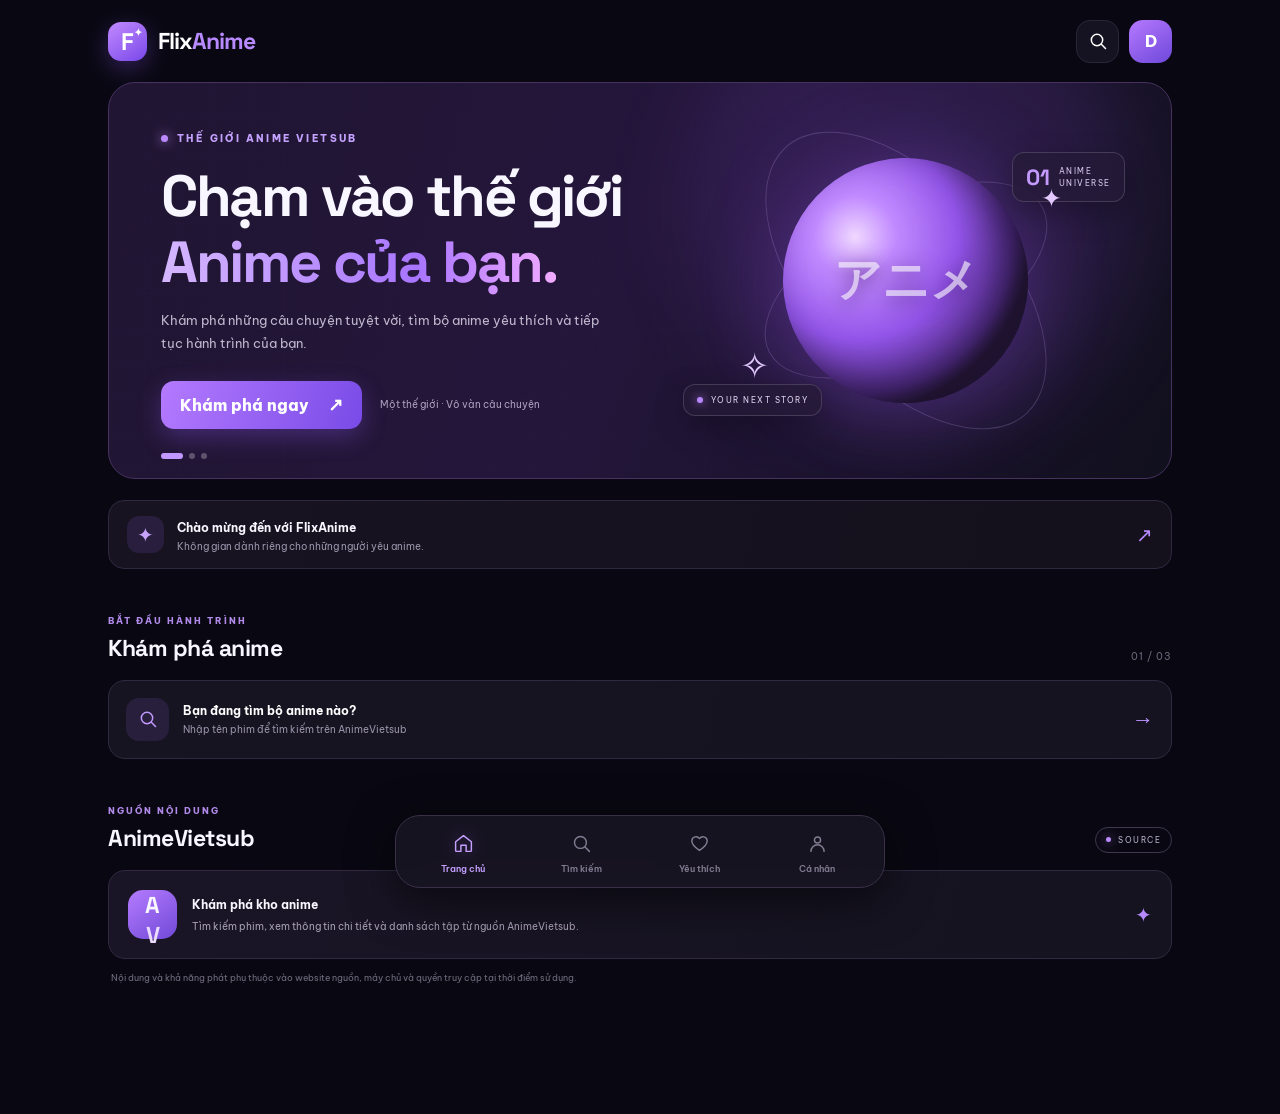
<file: index.html>
<!DOCTYPE html>
<html lang="vi">
<head>
  <meta charset="UTF-8">
  <meta name="viewport" content="width=device-width, initial-scale=1, viewport-fit=cover">
  <meta name="theme-color" content="#090812">
  <meta name="description" content="FlixAnime - Khám phá anime Vietsub yêu thích.">
  <title>FlixAnime — Anime Vietsub</title>
  <link rel="preconnect" href="https://fonts.googleapis.com">
  <link rel="preconnect" href="https://fonts.gstatic.com" crossorigin>
  <link href="https://fonts.googleapis.com/css2?family=Be+Vietnam+Pro:wght@400;500;600;700;800&family=Space+Grotesk:wght@500;600;700&display=swap" rel="stylesheet">
  <style>
*{box-sizing:border-box}
:root{color-scheme:dark;--bg:#090812;--panel:#151321;--panel2:#1c192b;--purple:#a879ff;--purple2:#7d4de9;--pink:#d18aff;--muted:#9995aa;--line:#2a2639;--white:#f8f6ff}
html{scroll-behavior:smooth}body{margin:0;min-height:100vh;background:var(--bg);color:var(--white);font-family:"Be Vietnam Pro",sans-serif;overflow-x:hidden}
button,input{font:inherit}button{cursor:pointer}.ambient{position:fixed;z-index:-1;border-radius:50%;filter:blur(100px);opacity:.12;pointer-events:none}.ambient-one{width:360px;height:360px;background:#7b42e8;top:100px;left:-230px}.ambient-two{width:300px;height:300px;background:#c34eff;right:-230px;top:650px}
.app-shell{width:min(1120px,100%);margin:auto;padding:0 28px 125px;position:relative}.topbar{height:82px;display:flex;align-items:center;justify-content:space-between}.brand{display:flex;align-items:center;gap:11px;text-decoration:none;color:white}.brand-symbol{width:39px;height:39px;border-radius:13px;background:linear-gradient(145deg,#c28aff,#7848e9);display:grid;place-items:center;font:700 24px "Space Grotesk";box-shadow:0 7px 24px #8e56ef55;position:relative}.brand-symbol span{font-size:10px;position:absolute;right:5px;top:4px;color:#fff}.brand-name{font:700 23px "Space Grotesk";letter-spacing:-1px}.brand-name span{color:#b88aff}.top-actions{display:flex;gap:10px;align-items:center}.icon-btn,.avatar-btn{height:43px;width:43px;border-radius:14px;border:1px solid var(--line);background:#151321;color:white;display:grid;place-items:center}.icon-btn svg,.searchbar svg,.search-feature-icon svg{width:20px;fill:none;stroke:currentColor;stroke-width:1.8;stroke-linecap:round}.avatar-btn{border:0;background:linear-gradient(145deg,#b779ff,#6d48d9);font-weight:800}.searchbar{display:flex;align-items:center;gap:12px;background:#151321;border:1px solid var(--line);border-radius:15px;padding:8px 9px 8px 15px;margin:0 0 24px}.searchbar svg{color:#b991ff}.searchbar input{flex:1;min-width:0;background:none;border:0;outline:0;color:white;padding:9px 0}.searchbar button{border:0;border-radius:10px;background:linear-gradient(110deg,#a96dff,#7548e8);color:white;padding:11px 17px;font-weight:700}.hidden{display:none!important}
.hero{min-height:390px;position:relative;overflow:hidden;border:1px solid #46315f;border-radius:27px;background:linear-gradient(110deg,#201532 0%,#24163b 48%,#11101d 100%);padding:49px 52px;display:flex;align-items:center;isolation:isolate}.hero-bg-grid{position:absolute;inset:0;opacity:.16;background-image:linear-gradient(#bda1ff18 1px,transparent 1px),linear-gradient(90deg,#bda1ff18 1px,transparent 1px);background-size:35px 35px;mask-image:linear-gradient(90deg,black,transparent)}.hero-glow{position:absolute;width:450px;height:450px;right:3%;top:-100px;border-radius:50%;background:#a15bff20;filter:blur(40px)}.hero-copy{position:relative;z-index:2;max-width:590px}.hero-kicker{font-size:10px;letter-spacing:2.4px;font-weight:800;color:#c4a2ff;display:flex;align-items:center;gap:9px}.hero-kicker i,.source-pill i{width:7px;height:7px;border-radius:50%;background:#bb8aff;box-shadow:0 0 12px #bd8cff}.hero h1{font:700 clamp(38px,5vw,58px)/1.13 "Space Grotesk";letter-spacing:-2.4px;margin:19px 0 14px}.hero h1 span{background:linear-gradient(90deg,#d5b7ff,#a875ff 65%,#f0aaff);background-clip:text;color:transparent}.hero-copy p{max-width:440px;color:#c0b8ce;font-size:13px;line-height:1.8;margin:0}.hero-actions{display:flex;align-items:center;gap:18px;margin-top:25px}.primary-btn{height:48px;border:0;border-radius:13px;padding:0 19px;background:linear-gradient(110deg,#b47aff,#794be7);color:#fff;font-weight:800;box-shadow:0 8px 24px #8e55e955}.primary-btn b{font-size:18px;margin-left:15px}.hero-caption{font-size:10px;color:#aaa0bd}.hero-visual{position:absolute;right:4%;top:0;width:42%;height:100%;display:grid;place-items:center;z-index:1}.hero-orb{width:245px;height:245px;border-radius:50%;display:grid;place-items:center;background:radial-gradient(circle at 34% 28%,#f0d8ff 0,#c18aff 17%,#9254e8 43%,#4b287c 66%,#241635 73%);box-shadow:0 0 85px #a25bff55,inset -15px -20px 35px #180f2a88;transform:rotate(-13deg)}.hero-orb span{font-size:47px;font-weight:800;color:#fff9;text-shadow:0 4px 20px #5c2e8c;transform:rotate(13deg)}.hero-ring{position:absolute;border:1px solid #d4b4ff35;border-radius:50%;transform:rotate(-28deg)}.ring-a{width:310px;height:150px}.ring-b{width:360px;height:195px;transform:rotate(48deg)}.floating-card{position:absolute;border:1px solid #ffffff26;background:#251b37bb;backdrop-filter:blur(12px);border-radius:12px;padding:10px 13px;box-shadow:0 10px 30px #0004}.card-top{top:69px;right:4px;display:flex;gap:9px;align-items:center}.card-top b{font:700 22px "Space Grotesk";color:#c49aff}.card-top span{font-size:8px;letter-spacing:1.5px;line-height:1.5;color:#d9c9f0}.card-bottom{bottom:62px;left:0;font-size:8px;letter-spacing:1.5px;color:#e1d6f1;display:flex;align-items:center;gap:8px}.live-dot{width:6px;height:6px;border-radius:50%;background:#b987ff;box-shadow:0 0 10px #b987ff}.hero-spark{position:absolute;color:#e3c9ff}.spark-a{font-size:25px;right:15%;top:25%}.spark-b{font-size:35px;left:13%;bottom:23%}.hero-pagination{position:absolute;bottom:19px;left:52px;display:flex;gap:6px}.hero-pagination span{width:6px;height:6px;border-radius:10px;background:#ffffff45}.hero-pagination .selected{width:22px;background:#c39aff}
.welcome-strip{margin-top:21px;display:flex;align-items:center;gap:13px;padding:15px 18px;border:1px solid #302840;background:linear-gradient(100deg,#171321,#14111d);border-radius:16px}.welcome-icon{height:37px;width:37px;border-radius:12px;background:#a66aff20;color:#c7a3ff;display:grid;place-items:center;font-size:20px}.welcome-strip b{font-size:12px}.welcome-strip p{font-size:10px;color:var(--muted);margin:4px 0 0}.welcome-arrow{margin-left:auto;color:#b78bff;font-size:20px}.content-section{margin-top:39px}.section-heading{display:flex;justify-content:space-between;align-items:end;margin-bottom:17px}.section-overline{font-size:9px;letter-spacing:2px;color:#b18ae9;font-weight:800}.section-heading h2,.page-title-row h1{font:700 23px "Space Grotesk";letter-spacing:-.5px;margin:5px 0 0}.heading-mark{font-size:10px;color:#6f687e;letter-spacing:1px}.search-feature{width:100%;display:flex;align-items:center;gap:14px;text-align:left;border:1px solid #302a40;border-radius:17px;background:linear-gradient(100deg,#171421,#151320);padding:17px;color:white}.search-feature-icon{width:43px;height:43px;border-radius:13px;display:grid;place-items:center;background:#a16aff20;color:#c19aff}.search-feature-copy{display:flex;flex-direction:column;gap:5px}.search-feature-copy b{font-size:12px}.search-feature-copy small{font-size:10px;color:#9892a8}.search-feature-arrow{margin-left:auto;color:#bc95ff;font-size:22px}.source-pill{font-size:8px;letter-spacing:1.5px;color:#bcb1ce;border:1px solid #40364f;border-radius:20px;padding:7px 10px;display:flex;gap:7px;align-items:center}.source-pill i{width:5px;height:5px}.source-panel{display:flex;align-items:center;gap:15px;padding:19px;border:1px solid #302940;border-radius:17px;background:linear-gradient(105deg,#1a1526,#151320)}.source-logo{width:49px;height:49px;flex-shrink:0;border-radius:15px;background:linear-gradient(145deg,#b57cff,#7049d7);display:grid;place-items:center;font:700 23px "Space Grotesk"}.source-logo span{color:#eadbff}.source-copy b{font-size:12px}.source-copy p{font-size:10px;line-height:1.7;color:#a7a0b4;margin:5px 0 0}.source-arrow{margin-left:auto;color:#b88aff;font-size:20px}.footnote{font-size:9px;color:#716c7e;line-height:1.7;margin:11px 3px}
.page-view{padding-top:14px}.page-title-row{display:flex;align-items:end;justify-content:space-between;margin:12px 0 22px}.page-title-row h1{font-size:28px}.text-btn,.back-btn{border:0;background:none;color:#bd98ff;font-size:11px;font-weight:700}.back-btn{padding:12px 0 20px}.poster-grid{display:grid;grid-template-columns:repeat(5,minmax(0,1fr));gap:19px}.poster-card{min-width:0;cursor:pointer}.poster{aspect-ratio:2/3;border-radius:14px;overflow:hidden;background:linear-gradient(145deg,#2b2340,#171421);border:1px solid #302940;position:relative}.poster img{width:100%;height:100%;object-fit:cover;display:block}.poster .no-poster{height:100%;display:grid;place-items:center;color:#c5a2ff;font-size:35px}.poster-card h3{font-size:11px;line-height:1.5;margin:9px 0 4px}.poster-card small{font-size:9px;color:#898397}.status{color:var(--muted);padding:23px 3px;font-size:11px;line-height:1.7}.detail-hero{display:grid;grid-template-columns:180px 1fr;gap:24px;margin:12px 0 30px}.detail-poster{width:100%;border-radius:17px;aspect-ratio:2/3;object-fit:cover;background:var(--panel)}.detail-info h1{font:700 27px "Space Grotesk";margin:7px 0 13px}.detail-info p{color:#b6b0c3;line-height:1.7;font-size:12px}.chips{display:flex;flex-wrap:wrap;gap:7px}.chip{font-size:9px;color:#d5c3ff;border:1px solid #624a87;padding:5px 9px;border-radius:30px}.episode-grid{display:grid;grid-template-columns:repeat(6,1fr);gap:9px}.episode-btn,.server-btn{background:var(--panel);border:1px solid var(--line);color:white;border-radius:10px;padding:12px 6px;font-size:11px}.server-list{display:flex;gap:8px;flex-wrap:wrap;margin:12px 0}.server-btn{padding:10px 13px}.player-frame{width:100%;aspect-ratio:16/9;border:0;border-radius:16px;background:#000;margin-top:12px}.bottom-nav{position:fixed;z-index:20;bottom:max(13px,env(safe-area-inset-bottom));left:50%;transform:translateX(-50%);width:min(490px,calc(100% - 30px));height:73px;border:1px solid #393047;background:rgba(24,21,35,.92);backdrop-filter:blur(24px);border-radius:25px;display:flex;justify-content:space-around;align-items:center;box-shadow:0 12px 45px #0009;padding:0 8px}.nav-item{border:0;background:none;color:#827c91;display:flex;flex-direction:column;align-items:center;justify-content:center;gap:5px;min-width:65px;height:58px}.nav-icon{width:30px;height:28px;display:grid;place-items:center}.nav-icon svg{width:21px;height:21px;fill:none;stroke:currentColor;stroke-width:1.65;stroke-linecap:round;stroke-linejoin:round}.nav-item small{font-size:9px;font-weight:600}.nav-item.active{color:#c5a0ff}.nav-item.active .nav-icon{filter:drop-shadow(0 0 8px #a66cff66)}.toast{position:fixed;z-index:30;left:50%;bottom:105px;transform:translateX(-50%);background:#302442;border:1px solid #58406f;color:white;padding:12px 17px;border-radius:12px;font-size:11px;opacity:0;pointer-events:none;transition:.2s;max-width:calc(100% - 32px)}.toast.show{opacity:1}
@media(max-width:760px){.app-shell{padding:0 17px 120px}.topbar{height:70px}.hero{min-height:365px;padding:36px 28px;align-items:flex-start}.hero-copy{max-width:78%}.hero h1{font-size:43px}.hero-visual{right:-12%;width:51%;opacity:.68}.hero-orb{width:195px;height:195px}.hero-orb span{font-size:36px}.ring-a{width:250px;height:125px}.ring-b{width:280px;height:150px}.floating-card{transform:scale(.85)}.card-top{right:0}.card-bottom{left:-15px}.hero-pagination{left:28px}.poster-grid{grid-template-columns:repeat(3,minmax(0,1fr));gap:14px}.detail-hero{grid-template-columns:115px 1fr;gap:15px}.detail-info h1{font-size:20px}.episode-grid{grid-template-columns:repeat(4,1fr)}}
@media(max-width:420px){.app-shell{padding-left:14px;padding-right:14px}.hero{min-height:355px;padding:31px 22px}.hero-copy{max-width:100%}.hero h1{font-size:39px}.hero-copy p{max-width:270px;font-size:11px}.hero-visual{right:-24%;opacity:.36}.hero-caption{display:none}.hero-pagination{left:22px}.welcome-strip{padding:13px}.section-heading h2{font-size:21px}.poster-grid{grid-template-columns:repeat(2,minmax(0,1fr));gap:13px}.poster-card h3{font-size:11px}.detail-hero{grid-template-columns:100px 1fr}.detail-info h1{font-size:18px}.episode-grid{grid-template-columns:repeat(3,1fr)}}

  
/* iPhone / standalone-file compatibility */
html, body { min-height: 100%; background: #090812; }
body { padding-top: env(safe-area-inset-top); -webkit-text-size-adjust: 100%; }
.app-shell { padding-bottom: calc(118px + env(safe-area-inset-bottom)); }
.bottom-nav { bottom: calc(12px + env(safe-area-inset-bottom)); }
button, a, input { -webkit-tap-highlight-color: transparent; }
input { font-size: 16px; }
@media (max-width: 420px) {
  .hero { min-height: 370px; }
  .hero-copy { max-width: 100%; }
  .hero-visual { right: -29%; opacity: .30; }
  .hero h1 { font-size: clamp(34px, 10vw, 40px); letter-spacing: -1.7px; }
}

  </style>
</head>
<body>
  <div class="ambient ambient-one"></div><div class="ambient ambient-two"></div>
  <div class="app-shell">
    <header class="topbar">
      <a class="brand" href="#" aria-label="FlixAnime trang chủ"><span class="brand-symbol">F<span>✦</span></span><span class="brand-name">Flix<span>Anime</span></span></a>
      <div class="top-actions">
        <button class="icon-btn" id="searchToggle" aria-label="Mở tìm kiếm"><svg viewBox="0 0 24 24"><circle cx="10.8" cy="10.8" r="6.8"></circle><path d="m16 16 5 5"></path></svg></button>
        <button class="avatar-btn" id="profileQuick" aria-label="Cá nhân">D</button>
      </div>
    </header>

    <form id="searchForm" class="searchbar hidden">
      <svg viewBox="0 0 24 24"><circle cx="10.8" cy="10.8" r="6.8"></circle><path d="m16 16 5 5"></path></svg>
      <input id="searchInput" type="search" placeholder="Tìm tên anime, bộ phim..." autocomplete="off">
      <button type="submit">Tìm kiếm</button>
    </form>

    <main>
      <section id="homeView">
        <section class="hero">
          <div class="hero-bg-grid"></div><div class="hero-glow"></div>
          <div class="hero-copy">
            <div class="hero-kicker"><i></i> THẾ GIỚI ANIME VIETSUB</div>
            <h1>Chạm vào thế giới<br><span>Anime của bạn.</span></h1>
            <p>Khám phá những câu chuyện tuyệt vời, tìm bộ anime yêu thích và tiếp tục hành trình của bạn.</p>
            <div class="hero-actions"><button id="heroSearch" class="primary-btn">Khám phá ngay <b>↗</b></button><span class="hero-caption">Một thế giới · Vô vàn câu chuyện</span></div>
          </div>
          <div class="hero-visual" aria-hidden="true">
            <div class="hero-ring ring-a"></div><div class="hero-ring ring-b"></div>
            <div class="hero-orb"><span>アニメ</span></div>
            <div class="floating-card card-top"><b>01</b><span>ANIME<br>UNIVERSE</span></div>
            <div class="floating-card card-bottom"><span class="live-dot"></span> YOUR NEXT STORY</div>
            <div class="hero-spark spark-a">✦</div><div class="hero-spark spark-b">✧</div>
          </div>
          <div class="hero-pagination"><span class="selected"></span><span></span><span></span></div>
        </section>

        <section class="welcome-strip">
          <div class="welcome-icon">✦</div><div><b>Chào mừng đến với FlixAnime</b><p>Không gian dành riêng cho những người yêu anime.</p></div>
          <span class="welcome-arrow">↗</span>
        </section>

        <section class="content-section">
          <div class="section-heading"><div><span class="section-overline">BẮT ĐẦU HÀNH TRÌNH</span><h2>Khám phá anime</h2></div><span class="heading-mark">01 / 03</span></div>
          <button class="search-feature" id="searchPrompt"><span class="search-feature-icon"><svg viewBox="0 0 24 24"><circle cx="10.8" cy="10.8" r="6.8"></circle><path d="m16 16 5 5"></path></svg></span><span class="search-feature-copy"><b>Bạn đang tìm bộ anime nào?</b><small>Nhập tên phim để tìm kiếm trên AnimeVietsub</small></span><span class="search-feature-arrow">→</span></button>
        </section>

        <section class="content-section source-section">
          <div class="section-heading"><div><span class="section-overline">NGUỒN NỘI DUNG</span><h2>AnimeVietsub</h2></div><span class="source-pill"><i></i> SOURCE</span></div>
          <div class="source-panel"><div class="source-logo">A<span>V</span></div><div class="source-copy"><b>Khám phá kho anime</b><p>Tìm kiếm phim, xem thông tin chi tiết và danh sách tập từ nguồn AnimeVietsub.</p></div><span class="source-arrow">✦</span></div>
          <p class="footnote">Nội dung và khả năng phát phụ thuộc vào website nguồn, máy chủ và quyền truy cập tại thời điểm sử dụng.</p>
        </section>
      </section>

      <section id="resultsView" class="hidden page-view">
        <div class="page-title-row"><div><span class="section-overline">THƯ VIỆN FLIXANIME</span><h1 id="resultsTitle">Kết quả tìm kiếm</h1></div><button class="text-btn" id="backHome">Trang chủ ↗</button></div>
        <div id="results" class="poster-grid"></div><div id="resultStatus" class="status"></div>
      </section>

      <section id="detailView" class="hidden page-view">
        <button class="back-btn" id="backResults">← Quay lại</button><div id="detailContent"></div>
      </section>
    </main>

    <nav class="bottom-nav" aria-label="Điều hướng chính">
      <button class="nav-item active" data-tab="home"><span class="nav-icon"><svg viewBox="0 0 24 24"><path d="m3 10 9-7 9 7v10a1 1 0 0 1-1 1h-5v-7H9v7H4a1 1 0 0 1-1-1z"></path></svg></span><small>Trang chủ</small></button>
      <button class="nav-item" data-tab="search"><span class="nav-icon"><svg viewBox="0 0 24 24"><circle cx="10.8" cy="10.8" r="6.8"></circle><path d="m16 16 5 5"></path></svg></span><small>Tìm kiếm</small></button>
      <button class="nav-item" data-tab="saved"><span class="nav-icon"><svg viewBox="0 0 24 24"><path d="M20.8 8.8c0 5.4-8.8 11-8.8 11s-8.8-5.6-8.8-11A4.8 4.8 0 0 1 12 6.4a4.8 4.8 0 0 1 8.8 2.4Z"></path></svg></span><small>Yêu thích</small></button>
      <button class="nav-item" data-tab="profile"><span class="nav-icon"><svg viewBox="0 0 24 24"><circle cx="12" cy="8" r="3.5"></circle><path d="M4.5 21a7.5 7.5 0 0 1 15 0"></path></svg></span><small>Cá nhân</small></button>
    </nav>
  </div>
  <div id="toast" class="toast" role="status" aria-live="polite"></div>
  <script>
/**
 * FlixAnime — AnimeVietsub browser adapter
 * Port of the public-page parsing portions identified in Animevietsub.cs3.
 *
 * IMPORTANT:
 * - Browser requests need same-origin deployment or an authorized CORS backend.
 * - This module does NOT bypass Cloudflare, harvest clearance cookies, decrypt
 *   protected playlists, or intercept protected video requests.
 * - A server/iframe that blocks embedding must be opened on its official page.
 */

const DEFAULTS = {
  baseURL: "https://animevietsub.site",
  // Set this to your own same-origin backend, e.g. "/api/animevietsub?url="
  // Backend must fetch only public pages you are authorized to access.
  proxyURL: "",
  timeout: 15000,
};

class AnimeVietSub {
  constructor(options = {}) {
    this.options = { ...DEFAULTS, ...options };
    this.baseURL = this.options.baseURL.replace(/\/+$/, "");
  }

  absolute(url) {
    if (!url) return "";
    try { return new URL(url, this.baseURL).href; }
    catch { return ""; }
  }

  async request(url, init = {}) {
    const target = this.absolute(url);
    if (!target) throw new Error("URL AnimeVietsub không hợp lệ");
    const requestURL = this.options.proxyURL
      ? `${this.options.proxyURL}${encodeURIComponent(target)}`
      : target;

    const controller = new AbortController();
    const timer = setTimeout(() => controller.abort(), this.options.timeout);
    try {
      const response = await fetch(requestURL, {
        ...init,
        signal: controller.signal,
        headers: {
          Accept: "text/html,application/json;q=0.9,*/*;q=0.8",
          ...(init.headers || {}),
        },
        credentials: "omit",
      });
      if (!response.ok) throw new Error(`AnimeVietsub HTTP ${response.status}`);
      return response;
    } catch (error) {
      if (error.name === "AbortError") throw new Error("AnimeVietsub phản hồi quá lâu");
      if (error instanceof TypeError) {
        throw new Error("Trình duyệt bị chặn CORS hoặc website không truy cập được. Hãy dùng backend cùng origin hợp lệ.");
      }
      throw error;
    } finally {
      clearTimeout(timer);
    }
  }

  async html(url, init) {
    const response = await this.request(url, init);
    return new DOMParser().parseFromString(await response.text(), "text/html");
  }

  async search(query) {
    const q = String(query || "").trim();
    if (!q) return [];
    // Provider code includes /ajax/suggest and /tim-kiem/ search paths.
    const suggestURL = `/ajax/suggest?keysearch=${encodeURIComponent(q)}`;
    try {
      const response = await this.request(suggestURL, {
        headers: { "X-Requested-With": "XMLHttpRequest" },
      });
      const raw = await response.text();
      const doc = new DOMParser().parseFromString(raw, "text/html");
      const cards = this.parseCards(doc);
      if (cards.length) return cards;
      try {
        const json = JSON.parse(raw);
        const html = json.html || json.data || json.result || "";
        if (typeof html === "string") {
          const fragment = new DOMParser().parseFromString(html, "text/html");
          const found = this.parseCards(fragment);
          if (found.length) return found;
        }
      } catch {}
    } catch (error) {
      // Fall through to the normal search page; do not evade access controls.
      if (/Cloudflare|CORS/.test(error.message)) throw error;
    }

    const doc = await this.html(`/tim-kiem/${encodeURIComponent(q)}/`);
    return this.parseCards(doc);
  }

  parseCards(doc) {
    const selectors = [
      ".TPost", ".movie-item", ".item", ".list-film .item",
      ".film-item", ".MovieList .TPost", ".search-item",
    ];
    const nodes = [...new Set(selectors.flatMap(s => [...doc.querySelectorAll(s)]))];
    return nodes.map(node => {
      const a = node.querySelector('a[href*="xem-phim"], a[href]');
      const img = node.querySelector("img");
      const title = (a?.getAttribute("title") || img?.getAttribute("alt") ||
        node.querySelector("h2,h3,.title")?.textContent || "").trim();
      const url = this.absolute(a?.getAttribute("href"));
      if (!url || !title) return null;
      return {
        title,
        url,
        poster: this.absolute(img?.getAttribute("data-src") ||
          img?.getAttribute("data-original") || img?.getAttribute("src")),
        quality: node.querySelector(".quality,.Qlty")?.textContent.trim() || "",
        episodeLabel: node.querySelector(".episode,.ep")?.textContent.trim() || "",
      };
    }).filter(Boolean).filter((item, i, arr) =>
      arr.findIndex(x => x.url === item.url) === i);
  }

  async getDetails(url) {
    const doc = await this.html(url);
    const title = (
      doc.querySelector("h1")?.textContent ||
      doc.querySelector('meta[property="og:title"]')?.content || ""
    ).trim();
    const poster = this.absolute(
      doc.querySelector('meta[property="og:image"]')?.content ||
      doc.querySelector(".poster img")?.getAttribute("src") ||
      doc.querySelector(".TPost .Image img")?.getAttribute("src")
    );
    const description = (
      doc.querySelector(".content p, .TPost .Description, .detail-content")?.textContent ||
      doc.querySelector('meta[name="description"]')?.content || ""
    ).trim();

    const info = [...doc.querySelectorAll("ul.InfoList li, .ss-info p")]
      .map(el => el.textContent.replace(/\s+/g, " ").trim()).filter(Boolean);

    return {
      title, url: this.absolute(url), poster, description, info,
      genres: [...doc.querySelectorAll('a[href*="the-loai"], a[href*="genre"]')]
        .map(a => a.textContent.trim()).filter(Boolean),
      episodes: this.parseEpisodes(doc),
    };
  }

  parseEpisodes(doc) {
    const selector =
      "ul.list-episode > li > a.btn-episode, div.list-episode a, .list-episode a";
    const links = [...doc.querySelectorAll(selector)];
    const unique = new Map();
    for (const a of links) {
      const url = this.absolute(a.getAttribute("href"));
      if (!url || unique.has(url)) continue;
      const label = (a.textContent || a.getAttribute("title") || "").trim();
      const match = label.match(/(?:tập|episode|ep)?\s*([\d.]+)/i);
      unique.set(url, {
        title: label || `Tập ${unique.size + 1}`,
        number: match ? Number(match[1]) : unique.size + 1,
        url,
        active: a.matches(".active"),
      });
    }
    return [...unique.values()].sort((a, b) => a.number - b.number);
  }

  async getEpisodeSources(episodeURL) {
    const doc = await this.html(episodeURL);
    const servers = [...doc.querySelectorAll("div.server-group, li.backup-server")]
      .map(group => {
        const name = group.querySelector("h3.server-name, h3.server-title, .server-name")
          ?.textContent.trim() || "Server";
        const links = [...group.querySelectorAll("a[href], [data-link], [data-src]")]
          .map(el => {
            const raw = el.getAttribute("href") || el.getAttribute("data-link") ||
              el.getAttribute("data-src");
            return {
              label: (el.textContent || name).trim(),
              url: this.absolute(raw),
            };
          }).filter(x => x.url);
        return { name, links };
      }).filter(group => group.links.length);

    const iframe = doc.querySelector("iframe[src]");
    const iframeURL = this.absolute(iframe?.getAttribute("src"));
    const direct = [...doc.querySelectorAll('video source[src], a[href*=".m3u8"]')]
      .map(el => this.absolute(el.getAttribute("src") || el.getAttribute("href")))
      .filter(Boolean);

    return {
      servers,
      iframeURL,
      directSources: [...new Set(direct)],
      // This is a server/iframe discovery result, not proof of a playable stream.
      note: "Nguồn iframe cần được máy chủ cho phép nhúng. Không tự giải mã playlist được bảo vệ.",
    };
  }
}

/** Convenience instance for simple websites. */
window.animeVietSub = new AnimeVietSub();

  </script>
  <script>
const animeVietSub = window.animeVietSub;

const $ = (s) => document.querySelector(s);
const homeView=$("#homeView"), resultsView=$("#resultsView"), detailView=$("#detailView");
const form=$("#searchForm"), input=$("#searchInput"), results=$("#results"), status=$("#resultStatus");
let lastResults=[], currentDetail=null, previousView="results";
const savedKey="flixanime.saved.v1";
const saved=()=>JSON.parse(localStorage.getItem(savedKey)||"[]");
function toast(message){const el=$("#toast");el.textContent=message;el.classList.add("show");setTimeout(()=>el.classList.remove("show"),2600)}
function show(view){[homeView,resultsView,detailView].forEach(x=>x.classList.add("hidden"));view.classList.remove("hidden");window.scrollTo({top:0,behavior:"smooth"})}
function posterCard(item,index){return `<article class="poster-card" data-index="${index}"><div class="poster">${item.poster?`<img loading="lazy" src="${esc(item.poster)}" alt="" onerror="this.remove()">`:`<div class="no-poster">✦</div>`}</div><h3>${esc(item.title)}</h3><small>${esc(item.episodeLabel||item.quality||"Anime Vietsub")}</small></article>`}
function esc(v=""){return String(v).replace(/[&<>"']/g,c=>({"&":"&amp;","<":"&lt;",">":"&gt;",'"':"&quot;","'":"&#39;"}[c]))}
async function search(q){if(!q.trim())return;show(resultsView);$("#resultsTitle").textContent=`“${q.trim()}”`;results.innerHTML="";status.textContent="Đang tìm kiếm...";try{lastResults=await animeVietSub.search(q);results.innerHTML=lastResults.map(posterCard).join("");status.textContent=lastResults.length?`Tìm thấy ${lastResults.length} kết quả.`:"Không tìm thấy kết quả phù hợp."}catch(e){status.textContent=e.message;toast("Không thể kết nối AnimeVietsub")}}
form.addEventListener("submit",e=>{e.preventDefault();search(input.value)});
$("#searchToggle").onclick=()=>{form.classList.toggle("hidden");if(!form.classList.contains("hidden"))input.focus()};
$("#heroSearch").onclick=()=>{form.classList.remove("hidden");input.focus()};
$("#backHome").onclick=()=>show(homeView);
$("#backResults").onclick=()=>show(previousView==="detail"?resultsView:resultsView);
results.addEventListener("click",async e=>{const card=e.target.closest(".poster-card");if(!card)return;const item=lastResults[Number(card.dataset.index)];if(!item)return;previousView="results";await openDetail(item)});
async function openDetail(item){show(detailView);$("#detailContent").innerHTML='<div class="status">Đang tải thông tin phim...</div>';try{currentDetail=await animeVietSub.getDetails(item.url);renderDetail(currentDetail)}catch(e){$("#detailContent").innerHTML=`<div class="status">${esc(e.message)}</div>`}}
function renderDetail(d){const info=(d.info||[]).map(x=>`<span class="chip">${esc(x)}</span>`).join("");const genres=(d.genres||[]).map(x=>`<span class="chip">${esc(x)}</span>`).join("");$("#detailContent").innerHTML=`
<div class="detail-hero"><img class="detail-poster" src="${esc(d.poster)}" alt="" onerror="this.style.visibility='hidden'"><div class="detail-info"><div class="eyebrow">ANIMEVIETSUB</div><h1>${esc(d.title||"Anime")}</h1><div class="chips">${info}${genres}</div><p>${esc(d.description||"Chưa có mô tả.")}</p><button class="primary" id="saveBtn">♡ Lưu yêu thích</button></div></div>
<div class="section-head"><div><small>CHỌN TẬP</small><h2>Danh sách tập (${d.episodes?.length||0})</h2></div></div>
<div class="episode-grid">${(d.episodes||[]).map((ep,i)=>`<button class="episode-btn" data-ep="${i}">${esc(ep.title)}</button>`).join("")}</div><div id="sourceArea"></div>`;
$("#saveBtn").onclick=()=>{let list=saved();if(!list.some(x=>x.url===d.url)){list.push({title:d.title,url:d.url,poster:d.poster});localStorage.setItem(savedKey,JSON.stringify(list));toast("Đã lưu vào yêu thích")}else toast("Phim đã có trong yêu thích")};
$("#detailContent").querySelector(".episode-grid").addEventListener("click",async e=>{const b=e.target.closest("[data-ep]");if(!b)return;const ep=d.episodes[Number(b.dataset.ep)];const area=$("#sourceArea");area.innerHTML='<div class="status">Đang kiểm tra nguồn phát...</div>';try{const src=await animeVietSub.getEpisodeSources(ep.url);renderSources(src,area)}catch(err){area.innerHTML=`<div class="status">${esc(err.message)}</div>`}});
}
function renderSources(data,area){let html='<div class="section-head"><div><small>NGUỒN PHÁT</small><h2>Chọn máy chủ</h2></div></div>';for(const group of data.servers||[]){html+=`<h3>${esc(group.name)}</h3><div class="server-list">${group.links.map(l=>`<button class="server-btn" data-url="${esc(l.url)}">${esc(l.label||group.name)}</button>`).join("")}</div>`}if(data.iframeURL)html+=`<button class="server-btn" data-url="${esc(data.iframeURL)}">Mở trình phát nhúng</button>`;if(data.directSources?.length)data.directSources.forEach(url=>html+=`<button class="server-btn" data-url="${esc(url)}">M3U8</button>`);html+='<p class="muted">Nguồn iframe có thể từ chối nhúng. Nếu không phát được, hãy mở nguồn trên trang chính thức.</p><div id="playerMount"></div>';area.innerHTML=html;area.addEventListener("click",e=>{const b=e.target.closest("[data-url]");if(!b)return;const url=b.dataset.url;if(/\.m3u8(?:$|\?)/i.test(url)){window.open(url,"_blank","noopener");toast("Đã mở liên kết M3U8")}else{$("#playerMount").innerHTML=`<iframe class="player-frame" src="${esc(url)}" allow="autoplay; fullscreen; picture-in-picture" allowfullscreen referrerpolicy="no-referrer"></iframe>`}})}
function showSaved(){show(resultsView);$("#resultsTitle").textContent="Yêu thích";lastResults=saved();results.innerHTML=lastResults.map(posterCard).join("");status.textContent=lastResults.length?`${lastResults.length} phim đã lưu.`:"Chưa có phim yêu thích.";results.onclick=e=>{const c=e.target.closest(".poster-card");if(c)openDetail(lastResults[Number(c.dataset.index)])}}
document.querySelectorAll(".nav-item").forEach(b=>b.onclick=()=>{document.querySelectorAll(".nav-item").forEach(x=>x.classList.remove("active"));b.classList.add("active");if(b.dataset.tab==="home")show(homeView);if(b.dataset.tab==="search"){form.classList.remove("hidden");input.focus()}if(b.dataset.tab==="saved")showSaved();if(b.dataset.tab==="profile"){show(resultsView);$("#resultsTitle").textContent="Cá nhân";results.innerHTML='<div class="search-prompt"><div class="prompt-icon">◉</div><div><b>Hồ sơ FlixAnime</b><p>Hiện tại bạn đang sử dụng chế độ khách. Danh sách yêu thích được lưu trên thiết bị này.</p></div></div>';status.textContent=""}});

  </script>
  <script>
    document.getElementById('searchPrompt')?.addEventListener('click',()=>{document.getElementById('searchForm').classList.remove('hidden');document.getElementById('searchInput').focus()});
    document.getElementById('profileQuick')?.addEventListener('click',()=>document.querySelector('[data-tab="profile"]')?.click());
  </script>
</body>
</html>
</file>
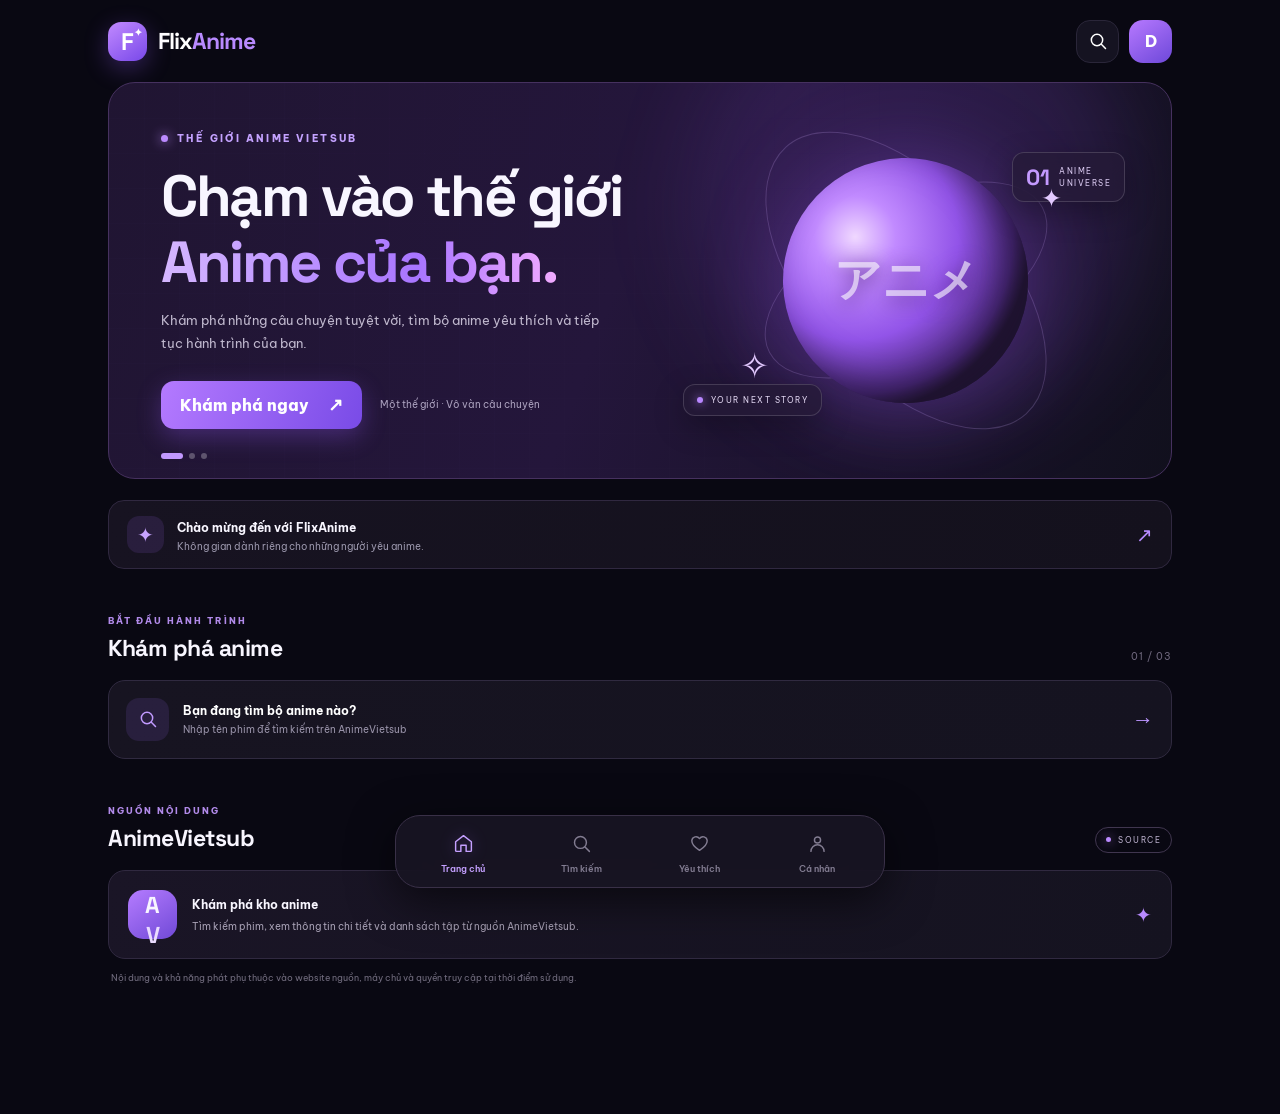
<file: FlixAnime-iPhone.html>
<!DOCTYPE html>
<html lang="vi">
<head>
  <meta charset="UTF-8">
  <meta name="viewport" content="width=device-width, initial-scale=1, viewport-fit=cover">
  <meta name="theme-color" content="#090812">
  <meta name="description" content="FlixAnime - Khám phá anime Vietsub yêu thích.">
  <title>FlixAnime — Anime Vietsub</title>
  <link rel="preconnect" href="https://fonts.googleapis.com">
  <link rel="preconnect" href="https://fonts.gstatic.com" crossorigin>
  <link href="https://fonts.googleapis.com/css2?family=Be+Vietnam+Pro:wght@400;500;600;700;800&family=Space+Grotesk:wght@500;600;700&display=swap" rel="stylesheet">
  <style>
*{box-sizing:border-box}
:root{color-scheme:dark;--bg:#090812;--panel:#151321;--panel2:#1c192b;--purple:#a879ff;--purple2:#7d4de9;--pink:#d18aff;--muted:#9995aa;--line:#2a2639;--white:#f8f6ff}
html{scroll-behavior:smooth}body{margin:0;min-height:100vh;background:var(--bg);color:var(--white);font-family:"Be Vietnam Pro",sans-serif;overflow-x:hidden}
button,input{font:inherit}button{cursor:pointer}.ambient{position:fixed;z-index:-1;border-radius:50%;filter:blur(100px);opacity:.12;pointer-events:none}.ambient-one{width:360px;height:360px;background:#7b42e8;top:100px;left:-230px}.ambient-two{width:300px;height:300px;background:#c34eff;right:-230px;top:650px}
.app-shell{width:min(1120px,100%);margin:auto;padding:0 28px 125px;position:relative}.topbar{height:82px;display:flex;align-items:center;justify-content:space-between}.brand{display:flex;align-items:center;gap:11px;text-decoration:none;color:white}.brand-symbol{width:39px;height:39px;border-radius:13px;background:linear-gradient(145deg,#c28aff,#7848e9);display:grid;place-items:center;font:700 24px "Space Grotesk";box-shadow:0 7px 24px #8e56ef55;position:relative}.brand-symbol span{font-size:10px;position:absolute;right:5px;top:4px;color:#fff}.brand-name{font:700 23px "Space Grotesk";letter-spacing:-1px}.brand-name span{color:#b88aff}.top-actions{display:flex;gap:10px;align-items:center}.icon-btn,.avatar-btn{height:43px;width:43px;border-radius:14px;border:1px solid var(--line);background:#151321;color:white;display:grid;place-items:center}.icon-btn svg,.searchbar svg,.search-feature-icon svg{width:20px;fill:none;stroke:currentColor;stroke-width:1.8;stroke-linecap:round}.avatar-btn{border:0;background:linear-gradient(145deg,#b779ff,#6d48d9);font-weight:800}.searchbar{display:flex;align-items:center;gap:12px;background:#151321;border:1px solid var(--line);border-radius:15px;padding:8px 9px 8px 15px;margin:0 0 24px}.searchbar svg{color:#b991ff}.searchbar input{flex:1;min-width:0;background:none;border:0;outline:0;color:white;padding:9px 0}.searchbar button{border:0;border-radius:10px;background:linear-gradient(110deg,#a96dff,#7548e8);color:white;padding:11px 17px;font-weight:700}.hidden{display:none!important}
.hero{min-height:390px;position:relative;overflow:hidden;border:1px solid #46315f;border-radius:27px;background:linear-gradient(110deg,#201532 0%,#24163b 48%,#11101d 100%);padding:49px 52px;display:flex;align-items:center;isolation:isolate}.hero-bg-grid{position:absolute;inset:0;opacity:.16;background-image:linear-gradient(#bda1ff18 1px,transparent 1px),linear-gradient(90deg,#bda1ff18 1px,transparent 1px);background-size:35px 35px;mask-image:linear-gradient(90deg,black,transparent)}.hero-glow{position:absolute;width:450px;height:450px;right:3%;top:-100px;border-radius:50%;background:#a15bff20;filter:blur(40px)}.hero-copy{position:relative;z-index:2;max-width:590px}.hero-kicker{font-size:10px;letter-spacing:2.4px;font-weight:800;color:#c4a2ff;display:flex;align-items:center;gap:9px}.hero-kicker i,.source-pill i{width:7px;height:7px;border-radius:50%;background:#bb8aff;box-shadow:0 0 12px #bd8cff}.hero h1{font:700 clamp(38px,5vw,58px)/1.13 "Space Grotesk";letter-spacing:-2.4px;margin:19px 0 14px}.hero h1 span{background:linear-gradient(90deg,#d5b7ff,#a875ff 65%,#f0aaff);background-clip:text;color:transparent}.hero-copy p{max-width:440px;color:#c0b8ce;font-size:13px;line-height:1.8;margin:0}.hero-actions{display:flex;align-items:center;gap:18px;margin-top:25px}.primary-btn{height:48px;border:0;border-radius:13px;padding:0 19px;background:linear-gradient(110deg,#b47aff,#794be7);color:#fff;font-weight:800;box-shadow:0 8px 24px #8e55e955}.primary-btn b{font-size:18px;margin-left:15px}.hero-caption{font-size:10px;color:#aaa0bd}.hero-visual{position:absolute;right:4%;top:0;width:42%;height:100%;display:grid;place-items:center;z-index:1}.hero-orb{width:245px;height:245px;border-radius:50%;display:grid;place-items:center;background:radial-gradient(circle at 34% 28%,#f0d8ff 0,#c18aff 17%,#9254e8 43%,#4b287c 66%,#241635 73%);box-shadow:0 0 85px #a25bff55,inset -15px -20px 35px #180f2a88;transform:rotate(-13deg)}.hero-orb span{font-size:47px;font-weight:800;color:#fff9;text-shadow:0 4px 20px #5c2e8c;transform:rotate(13deg)}.hero-ring{position:absolute;border:1px solid #d4b4ff35;border-radius:50%;transform:rotate(-28deg)}.ring-a{width:310px;height:150px}.ring-b{width:360px;height:195px;transform:rotate(48deg)}.floating-card{position:absolute;border:1px solid #ffffff26;background:#251b37bb;backdrop-filter:blur(12px);border-radius:12px;padding:10px 13px;box-shadow:0 10px 30px #0004}.card-top{top:69px;right:4px;display:flex;gap:9px;align-items:center}.card-top b{font:700 22px "Space Grotesk";color:#c49aff}.card-top span{font-size:8px;letter-spacing:1.5px;line-height:1.5;color:#d9c9f0}.card-bottom{bottom:62px;left:0;font-size:8px;letter-spacing:1.5px;color:#e1d6f1;display:flex;align-items:center;gap:8px}.live-dot{width:6px;height:6px;border-radius:50%;background:#b987ff;box-shadow:0 0 10px #b987ff}.hero-spark{position:absolute;color:#e3c9ff}.spark-a{font-size:25px;right:15%;top:25%}.spark-b{font-size:35px;left:13%;bottom:23%}.hero-pagination{position:absolute;bottom:19px;left:52px;display:flex;gap:6px}.hero-pagination span{width:6px;height:6px;border-radius:10px;background:#ffffff45}.hero-pagination .selected{width:22px;background:#c39aff}
.welcome-strip{margin-top:21px;display:flex;align-items:center;gap:13px;padding:15px 18px;border:1px solid #302840;background:linear-gradient(100deg,#171321,#14111d);border-radius:16px}.welcome-icon{height:37px;width:37px;border-radius:12px;background:#a66aff20;color:#c7a3ff;display:grid;place-items:center;font-size:20px}.welcome-strip b{font-size:12px}.welcome-strip p{font-size:10px;color:var(--muted);margin:4px 0 0}.welcome-arrow{margin-left:auto;color:#b78bff;font-size:20px}.content-section{margin-top:39px}.section-heading{display:flex;justify-content:space-between;align-items:end;margin-bottom:17px}.section-overline{font-size:9px;letter-spacing:2px;color:#b18ae9;font-weight:800}.section-heading h2,.page-title-row h1{font:700 23px "Space Grotesk";letter-spacing:-.5px;margin:5px 0 0}.heading-mark{font-size:10px;color:#6f687e;letter-spacing:1px}.search-feature{width:100%;display:flex;align-items:center;gap:14px;text-align:left;border:1px solid #302a40;border-radius:17px;background:linear-gradient(100deg,#171421,#151320);padding:17px;color:white}.search-feature-icon{width:43px;height:43px;border-radius:13px;display:grid;place-items:center;background:#a16aff20;color:#c19aff}.search-feature-copy{display:flex;flex-direction:column;gap:5px}.search-feature-copy b{font-size:12px}.search-feature-copy small{font-size:10px;color:#9892a8}.search-feature-arrow{margin-left:auto;color:#bc95ff;font-size:22px}.source-pill{font-size:8px;letter-spacing:1.5px;color:#bcb1ce;border:1px solid #40364f;border-radius:20px;padding:7px 10px;display:flex;gap:7px;align-items:center}.source-pill i{width:5px;height:5px}.source-panel{display:flex;align-items:center;gap:15px;padding:19px;border:1px solid #302940;border-radius:17px;background:linear-gradient(105deg,#1a1526,#151320)}.source-logo{width:49px;height:49px;flex-shrink:0;border-radius:15px;background:linear-gradient(145deg,#b57cff,#7049d7);display:grid;place-items:center;font:700 23px "Space Grotesk"}.source-logo span{color:#eadbff}.source-copy b{font-size:12px}.source-copy p{font-size:10px;line-height:1.7;color:#a7a0b4;margin:5px 0 0}.source-arrow{margin-left:auto;color:#b88aff;font-size:20px}.footnote{font-size:9px;color:#716c7e;line-height:1.7;margin:11px 3px}
.page-view{padding-top:14px}.page-title-row{display:flex;align-items:end;justify-content:space-between;margin:12px 0 22px}.page-title-row h1{font-size:28px}.text-btn,.back-btn{border:0;background:none;color:#bd98ff;font-size:11px;font-weight:700}.back-btn{padding:12px 0 20px}.poster-grid{display:grid;grid-template-columns:repeat(5,minmax(0,1fr));gap:19px}.poster-card{min-width:0;cursor:pointer}.poster{aspect-ratio:2/3;border-radius:14px;overflow:hidden;background:linear-gradient(145deg,#2b2340,#171421);border:1px solid #302940;position:relative}.poster img{width:100%;height:100%;object-fit:cover;display:block}.poster .no-poster{height:100%;display:grid;place-items:center;color:#c5a2ff;font-size:35px}.poster-card h3{font-size:11px;line-height:1.5;margin:9px 0 4px}.poster-card small{font-size:9px;color:#898397}.status{color:var(--muted);padding:23px 3px;font-size:11px;line-height:1.7}.detail-hero{display:grid;grid-template-columns:180px 1fr;gap:24px;margin:12px 0 30px}.detail-poster{width:100%;border-radius:17px;aspect-ratio:2/3;object-fit:cover;background:var(--panel)}.detail-info h1{font:700 27px "Space Grotesk";margin:7px 0 13px}.detail-info p{color:#b6b0c3;line-height:1.7;font-size:12px}.chips{display:flex;flex-wrap:wrap;gap:7px}.chip{font-size:9px;color:#d5c3ff;border:1px solid #624a87;padding:5px 9px;border-radius:30px}.episode-grid{display:grid;grid-template-columns:repeat(6,1fr);gap:9px}.episode-btn,.server-btn{background:var(--panel);border:1px solid var(--line);color:white;border-radius:10px;padding:12px 6px;font-size:11px}.server-list{display:flex;gap:8px;flex-wrap:wrap;margin:12px 0}.server-btn{padding:10px 13px}.player-frame{width:100%;aspect-ratio:16/9;border:0;border-radius:16px;background:#000;margin-top:12px}.bottom-nav{position:fixed;z-index:20;bottom:max(13px,env(safe-area-inset-bottom));left:50%;transform:translateX(-50%);width:min(490px,calc(100% - 30px));height:73px;border:1px solid #393047;background:rgba(24,21,35,.92);backdrop-filter:blur(24px);border-radius:25px;display:flex;justify-content:space-around;align-items:center;box-shadow:0 12px 45px #0009;padding:0 8px}.nav-item{border:0;background:none;color:#827c91;display:flex;flex-direction:column;align-items:center;justify-content:center;gap:5px;min-width:65px;height:58px}.nav-icon{width:30px;height:28px;display:grid;place-items:center}.nav-icon svg{width:21px;height:21px;fill:none;stroke:currentColor;stroke-width:1.65;stroke-linecap:round;stroke-linejoin:round}.nav-item small{font-size:9px;font-weight:600}.nav-item.active{color:#c5a0ff}.nav-item.active .nav-icon{filter:drop-shadow(0 0 8px #a66cff66)}.toast{position:fixed;z-index:30;left:50%;bottom:105px;transform:translateX(-50%);background:#302442;border:1px solid #58406f;color:white;padding:12px 17px;border-radius:12px;font-size:11px;opacity:0;pointer-events:none;transition:.2s;max-width:calc(100% - 32px)}.toast.show{opacity:1}
@media(max-width:760px){.app-shell{padding:0 17px 120px}.topbar{height:70px}.hero{min-height:365px;padding:36px 28px;align-items:flex-start}.hero-copy{max-width:78%}.hero h1{font-size:43px}.hero-visual{right:-12%;width:51%;opacity:.68}.hero-orb{width:195px;height:195px}.hero-orb span{font-size:36px}.ring-a{width:250px;height:125px}.ring-b{width:280px;height:150px}.floating-card{transform:scale(.85)}.card-top{right:0}.card-bottom{left:-15px}.hero-pagination{left:28px}.poster-grid{grid-template-columns:repeat(3,minmax(0,1fr));gap:14px}.detail-hero{grid-template-columns:115px 1fr;gap:15px}.detail-info h1{font-size:20px}.episode-grid{grid-template-columns:repeat(4,1fr)}}
@media(max-width:420px){.app-shell{padding-left:14px;padding-right:14px}.hero{min-height:355px;padding:31px 22px}.hero-copy{max-width:100%}.hero h1{font-size:39px}.hero-copy p{max-width:270px;font-size:11px}.hero-visual{right:-24%;opacity:.36}.hero-caption{display:none}.hero-pagination{left:22px}.welcome-strip{padding:13px}.section-heading h2{font-size:21px}.poster-grid{grid-template-columns:repeat(2,minmax(0,1fr));gap:13px}.poster-card h3{font-size:11px}.detail-hero{grid-template-columns:100px 1fr}.detail-info h1{font-size:18px}.episode-grid{grid-template-columns:repeat(3,1fr)}}

  
/* iPhone / standalone-file compatibility */
html, body { min-height: 100%; background: #090812; }
body { padding-top: env(safe-area-inset-top); -webkit-text-size-adjust: 100%; }
.app-shell { padding-bottom: calc(118px + env(safe-area-inset-bottom)); }
.bottom-nav { bottom: calc(12px + env(safe-area-inset-bottom)); }
button, a, input { -webkit-tap-highlight-color: transparent; }
input { font-size: 16px; }
@media (max-width: 420px) {
  .hero { min-height: 370px; }
  .hero-copy { max-width: 100%; }
  .hero-visual { right: -29%; opacity: .30; }
  .hero h1 { font-size: clamp(34px, 10vw, 40px); letter-spacing: -1.7px; }
}

  </style>
</head>
<body>
  <div class="ambient ambient-one"></div><div class="ambient ambient-two"></div>
  <div class="app-shell">
    <header class="topbar">
      <a class="brand" href="#" aria-label="FlixAnime trang chủ"><span class="brand-symbol">F<span>✦</span></span><span class="brand-name">Flix<span>Anime</span></span></a>
      <div class="top-actions">
        <button class="icon-btn" id="searchToggle" aria-label="Mở tìm kiếm"><svg viewBox="0 0 24 24"><circle cx="10.8" cy="10.8" r="6.8"></circle><path d="m16 16 5 5"></path></svg></button>
        <button class="avatar-btn" id="profileQuick" aria-label="Cá nhân">D</button>
      </div>
    </header>

    <form id="searchForm" class="searchbar hidden">
      <svg viewBox="0 0 24 24"><circle cx="10.8" cy="10.8" r="6.8"></circle><path d="m16 16 5 5"></path></svg>
      <input id="searchInput" type="search" placeholder="Tìm tên anime, bộ phim..." autocomplete="off">
      <button type="submit">Tìm kiếm</button>
    </form>

    <main>
      <section id="homeView">
        <section class="hero">
          <div class="hero-bg-grid"></div><div class="hero-glow"></div>
          <div class="hero-copy">
            <div class="hero-kicker"><i></i> THẾ GIỚI ANIME VIETSUB</div>
            <h1>Chạm vào thế giới<br><span>Anime của bạn.</span></h1>
            <p>Khám phá những câu chuyện tuyệt vời, tìm bộ anime yêu thích và tiếp tục hành trình của bạn.</p>
            <div class="hero-actions"><button id="heroSearch" class="primary-btn">Khám phá ngay <b>↗</b></button><span class="hero-caption">Một thế giới · Vô vàn câu chuyện</span></div>
          </div>
          <div class="hero-visual" aria-hidden="true">
            <div class="hero-ring ring-a"></div><div class="hero-ring ring-b"></div>
            <div class="hero-orb"><span>アニメ</span></div>
            <div class="floating-card card-top"><b>01</b><span>ANIME<br>UNIVERSE</span></div>
            <div class="floating-card card-bottom"><span class="live-dot"></span> YOUR NEXT STORY</div>
            <div class="hero-spark spark-a">✦</div><div class="hero-spark spark-b">✧</div>
          </div>
          <div class="hero-pagination"><span class="selected"></span><span></span><span></span></div>
        </section>

        <section class="welcome-strip">
          <div class="welcome-icon">✦</div><div><b>Chào mừng đến với FlixAnime</b><p>Không gian dành riêng cho những người yêu anime.</p></div>
          <span class="welcome-arrow">↗</span>
        </section>

        <section class="content-section">
          <div class="section-heading"><div><span class="section-overline">BẮT ĐẦU HÀNH TRÌNH</span><h2>Khám phá anime</h2></div><span class="heading-mark">01 / 03</span></div>
          <button class="search-feature" id="searchPrompt"><span class="search-feature-icon"><svg viewBox="0 0 24 24"><circle cx="10.8" cy="10.8" r="6.8"></circle><path d="m16 16 5 5"></path></svg></span><span class="search-feature-copy"><b>Bạn đang tìm bộ anime nào?</b><small>Nhập tên phim để tìm kiếm trên AnimeVietsub</small></span><span class="search-feature-arrow">→</span></button>
        </section>

        <section class="content-section source-section">
          <div class="section-heading"><div><span class="section-overline">NGUỒN NỘI DUNG</span><h2>AnimeVietsub</h2></div><span class="source-pill"><i></i> SOURCE</span></div>
          <div class="source-panel"><div class="source-logo">A<span>V</span></div><div class="source-copy"><b>Khám phá kho anime</b><p>Tìm kiếm phim, xem thông tin chi tiết và danh sách tập từ nguồn AnimeVietsub.</p></div><span class="source-arrow">✦</span></div>
          <p class="footnote">Nội dung và khả năng phát phụ thuộc vào website nguồn, máy chủ và quyền truy cập tại thời điểm sử dụng.</p>
        </section>
      </section>

      <section id="resultsView" class="hidden page-view">
        <div class="page-title-row"><div><span class="section-overline">THƯ VIỆN FLIXANIME</span><h1 id="resultsTitle">Kết quả tìm kiếm</h1></div><button class="text-btn" id="backHome">Trang chủ ↗</button></div>
        <div id="results" class="poster-grid"></div><div id="resultStatus" class="status"></div>
      </section>

      <section id="detailView" class="hidden page-view">
        <button class="back-btn" id="backResults">← Quay lại</button><div id="detailContent"></div>
      </section>
    </main>

    <nav class="bottom-nav" aria-label="Điều hướng chính">
      <button class="nav-item active" data-tab="home"><span class="nav-icon"><svg viewBox="0 0 24 24"><path d="m3 10 9-7 9 7v10a1 1 0 0 1-1 1h-5v-7H9v7H4a1 1 0 0 1-1-1z"></path></svg></span><small>Trang chủ</small></button>
      <button class="nav-item" data-tab="search"><span class="nav-icon"><svg viewBox="0 0 24 24"><circle cx="10.8" cy="10.8" r="6.8"></circle><path d="m16 16 5 5"></path></svg></span><small>Tìm kiếm</small></button>
      <button class="nav-item" data-tab="saved"><span class="nav-icon"><svg viewBox="0 0 24 24"><path d="M20.8 8.8c0 5.4-8.8 11-8.8 11s-8.8-5.6-8.8-11A4.8 4.8 0 0 1 12 6.4a4.8 4.8 0 0 1 8.8 2.4Z"></path></svg></span><small>Yêu thích</small></button>
      <button class="nav-item" data-tab="profile"><span class="nav-icon"><svg viewBox="0 0 24 24"><circle cx="12" cy="8" r="3.5"></circle><path d="M4.5 21a7.5 7.5 0 0 1 15 0"></path></svg></span><small>Cá nhân</small></button>
    </nav>
  </div>
  <div id="toast" class="toast" role="status" aria-live="polite"></div>
  <script>
/**
 * FlixAnime — AnimeVietsub browser adapter
 * Port of the public-page parsing portions identified in Animevietsub.cs3.
 *
 * IMPORTANT:
 * - Browser requests need same-origin deployment or an authorized CORS backend.
 * - This module does NOT bypass Cloudflare, harvest clearance cookies, decrypt
 *   protected playlists, or intercept protected video requests.
 * - A server/iframe that blocks embedding must be opened on its official page.
 */

const DEFAULTS = {
  baseURL: "https://animevietsub.site",
  // Set this to your own same-origin backend, e.g. "/api/animevietsub?url="
  // Backend must fetch only public pages you are authorized to access.
  proxyURL: "",
  timeout: 15000,
};

class AnimeVietSub {
  constructor(options = {}) {
    this.options = { ...DEFAULTS, ...options };
    this.baseURL = this.options.baseURL.replace(/\/+$/, "");
  }

  absolute(url) {
    if (!url) return "";
    try { return new URL(url, this.baseURL).href; }
    catch { return ""; }
  }

  async request(url, init = {}) {
    const target = this.absolute(url);
    if (!target) throw new Error("URL AnimeVietsub không hợp lệ");
    const requestURL = this.options.proxyURL
      ? `${this.options.proxyURL}${encodeURIComponent(target)}`
      : target;

    const controller = new AbortController();
    const timer = setTimeout(() => controller.abort(), this.options.timeout);
    try {
      const response = await fetch(requestURL, {
        ...init,
        signal: controller.signal,
        headers: {
          Accept: "text/html,application/json;q=0.9,*/*;q=0.8",
          ...(init.headers || {}),
        },
        credentials: "omit",
      });
      if (!response.ok) throw new Error(`AnimeVietsub HTTP ${response.status}`);
      return response;
    } catch (error) {
      if (error.name === "AbortError") throw new Error("AnimeVietsub phản hồi quá lâu");
      if (error instanceof TypeError) {
        throw new Error("Trình duyệt bị chặn CORS hoặc website không truy cập được. Hãy dùng backend cùng origin hợp lệ.");
      }
      throw error;
    } finally {
      clearTimeout(timer);
    }
  }

  async html(url, init) {
    const response = await this.request(url, init);
    return new DOMParser().parseFromString(await response.text(), "text/html");
  }

  async search(query) {
    const q = String(query || "").trim();
    if (!q) return [];
    // Provider code includes /ajax/suggest and /tim-kiem/ search paths.
    const suggestURL = `/ajax/suggest?keysearch=${encodeURIComponent(q)}`;
    try {
      const response = await this.request(suggestURL, {
        headers: { "X-Requested-With": "XMLHttpRequest" },
      });
      const raw = await response.text();
      const doc = new DOMParser().parseFromString(raw, "text/html");
      const cards = this.parseCards(doc);
      if (cards.length) return cards;
      try {
        const json = JSON.parse(raw);
        const html = json.html || json.data || json.result || "";
        if (typeof html === "string") {
          const fragment = new DOMParser().parseFromString(html, "text/html");
          const found = this.parseCards(fragment);
          if (found.length) return found;
        }
      } catch {}
    } catch (error) {
      // Fall through to the normal search page; do not evade access controls.
      if (/Cloudflare|CORS/.test(error.message)) throw error;
    }

    const doc = await this.html(`/tim-kiem/${encodeURIComponent(q)}/`);
    return this.parseCards(doc);
  }

  parseCards(doc) {
    const selectors = [
      ".TPost", ".movie-item", ".item", ".list-film .item",
      ".film-item", ".MovieList .TPost", ".search-item",
    ];
    const nodes = [...new Set(selectors.flatMap(s => [...doc.querySelectorAll(s)]))];
    return nodes.map(node => {
      const a = node.querySelector('a[href*="xem-phim"], a[href]');
      const img = node.querySelector("img");
      const title = (a?.getAttribute("title") || img?.getAttribute("alt") ||
        node.querySelector("h2,h3,.title")?.textContent || "").trim();
      const url = this.absolute(a?.getAttribute("href"));
      if (!url || !title) return null;
      return {
        title,
        url,
        poster: this.absolute(img?.getAttribute("data-src") ||
          img?.getAttribute("data-original") || img?.getAttribute("src")),
        quality: node.querySelector(".quality,.Qlty")?.textContent.trim() || "",
        episodeLabel: node.querySelector(".episode,.ep")?.textContent.trim() || "",
      };
    }).filter(Boolean).filter((item, i, arr) =>
      arr.findIndex(x => x.url === item.url) === i);
  }

  async getDetails(url) {
    const doc = await this.html(url);
    const title = (
      doc.querySelector("h1")?.textContent ||
      doc.querySelector('meta[property="og:title"]')?.content || ""
    ).trim();
    const poster = this.absolute(
      doc.querySelector('meta[property="og:image"]')?.content ||
      doc.querySelector(".poster img")?.getAttribute("src") ||
      doc.querySelector(".TPost .Image img")?.getAttribute("src")
    );
    const description = (
      doc.querySelector(".content p, .TPost .Description, .detail-content")?.textContent ||
      doc.querySelector('meta[name="description"]')?.content || ""
    ).trim();

    const info = [...doc.querySelectorAll("ul.InfoList li, .ss-info p")]
      .map(el => el.textContent.replace(/\s+/g, " ").trim()).filter(Boolean);

    return {
      title, url: this.absolute(url), poster, description, info,
      genres: [...doc.querySelectorAll('a[href*="the-loai"], a[href*="genre"]')]
        .map(a => a.textContent.trim()).filter(Boolean),
      episodes: this.parseEpisodes(doc),
    };
  }

  parseEpisodes(doc) {
    const selector =
      "ul.list-episode > li > a.btn-episode, div.list-episode a, .list-episode a";
    const links = [...doc.querySelectorAll(selector)];
    const unique = new Map();
    for (const a of links) {
      const url = this.absolute(a.getAttribute("href"));
      if (!url || unique.has(url)) continue;
      const label = (a.textContent || a.getAttribute("title") || "").trim();
      const match = label.match(/(?:tập|episode|ep)?\s*([\d.]+)/i);
      unique.set(url, {
        title: label || `Tập ${unique.size + 1}`,
        number: match ? Number(match[1]) : unique.size + 1,
        url,
        active: a.matches(".active"),
      });
    }
    return [...unique.values()].sort((a, b) => a.number - b.number);
  }

  async getEpisodeSources(episodeURL) {
    const doc = await this.html(episodeURL);
    const servers = [...doc.querySelectorAll("div.server-group, li.backup-server")]
      .map(group => {
        const name = group.querySelector("h3.server-name, h3.server-title, .server-name")
          ?.textContent.trim() || "Server";
        const links = [...group.querySelectorAll("a[href], [data-link], [data-src]")]
          .map(el => {
            const raw = el.getAttribute("href") || el.getAttribute("data-link") ||
              el.getAttribute("data-src");
            return {
              label: (el.textContent || name).trim(),
              url: this.absolute(raw),
            };
          }).filter(x => x.url);
        return { name, links };
      }).filter(group => group.links.length);

    const iframe = doc.querySelector("iframe[src]");
    const iframeURL = this.absolute(iframe?.getAttribute("src"));
    const direct = [...doc.querySelectorAll('video source[src], a[href*=".m3u8"]')]
      .map(el => this.absolute(el.getAttribute("src") || el.getAttribute("href")))
      .filter(Boolean);

    return {
      servers,
      iframeURL,
      directSources: [...new Set(direct)],
      // This is a server/iframe discovery result, not proof of a playable stream.
      note: "Nguồn iframe cần được máy chủ cho phép nhúng. Không tự giải mã playlist được bảo vệ.",
    };
  }
}

/** Convenience instance for simple websites. */
window.animeVietSub = new AnimeVietSub();

  </script>
  <script>
const animeVietSub = window.animeVietSub;

const $ = (s) => document.querySelector(s);
const homeView=$("#homeView"), resultsView=$("#resultsView"), detailView=$("#detailView");
const form=$("#searchForm"), input=$("#searchInput"), results=$("#results"), status=$("#resultStatus");
let lastResults=[], currentDetail=null, previousView="results";
const savedKey="flixanime.saved.v1";
const saved=()=>JSON.parse(localStorage.getItem(savedKey)||"[]");
function toast(message){const el=$("#toast");el.textContent=message;el.classList.add("show");setTimeout(()=>el.classList.remove("show"),2600)}
function show(view){[homeView,resultsView,detailView].forEach(x=>x.classList.add("hidden"));view.classList.remove("hidden");window.scrollTo({top:0,behavior:"smooth"})}
function posterCard(item,index){return `<article class="poster-card" data-index="${index}"><div class="poster">${item.poster?`<img loading="lazy" src="${esc(item.poster)}" alt="" onerror="this.remove()">`:`<div class="no-poster">✦</div>`}</div><h3>${esc(item.title)}</h3><small>${esc(item.episodeLabel||item.quality||"Anime Vietsub")}</small></article>`}
function esc(v=""){return String(v).replace(/[&<>"']/g,c=>({"&":"&amp;","<":"&lt;",">":"&gt;",'"':"&quot;","'":"&#39;"}[c]))}
async function search(q){if(!q.trim())return;show(resultsView);$("#resultsTitle").textContent=`“${q.trim()}”`;results.innerHTML="";status.textContent="Đang tìm kiếm...";try{lastResults=await animeVietSub.search(q);results.innerHTML=lastResults.map(posterCard).join("");status.textContent=lastResults.length?`Tìm thấy ${lastResults.length} kết quả.`:"Không tìm thấy kết quả phù hợp."}catch(e){status.textContent=e.message;toast("Không thể kết nối AnimeVietsub")}}
form.addEventListener("submit",e=>{e.preventDefault();search(input.value)});
$("#searchToggle").onclick=()=>{form.classList.toggle("hidden");if(!form.classList.contains("hidden"))input.focus()};
$("#heroSearch").onclick=()=>{form.classList.remove("hidden");input.focus()};
$("#backHome").onclick=()=>show(homeView);
$("#backResults").onclick=()=>show(previousView==="detail"?resultsView:resultsView);
results.addEventListener("click",async e=>{const card=e.target.closest(".poster-card");if(!card)return;const item=lastResults[Number(card.dataset.index)];if(!item)return;previousView="results";await openDetail(item)});
async function openDetail(item){show(detailView);$("#detailContent").innerHTML='<div class="status">Đang tải thông tin phim...</div>';try{currentDetail=await animeVietSub.getDetails(item.url);renderDetail(currentDetail)}catch(e){$("#detailContent").innerHTML=`<div class="status">${esc(e.message)}</div>`}}
function renderDetail(d){const info=(d.info||[]).map(x=>`<span class="chip">${esc(x)}</span>`).join("");const genres=(d.genres||[]).map(x=>`<span class="chip">${esc(x)}</span>`).join("");$("#detailContent").innerHTML=`
<div class="detail-hero"><img class="detail-poster" src="${esc(d.poster)}" alt="" onerror="this.style.visibility='hidden'"><div class="detail-info"><div class="eyebrow">ANIMEVIETSUB</div><h1>${esc(d.title||"Anime")}</h1><div class="chips">${info}${genres}</div><p>${esc(d.description||"Chưa có mô tả.")}</p><button class="primary" id="saveBtn">♡ Lưu yêu thích</button></div></div>
<div class="section-head"><div><small>CHỌN TẬP</small><h2>Danh sách tập (${d.episodes?.length||0})</h2></div></div>
<div class="episode-grid">${(d.episodes||[]).map((ep,i)=>`<button class="episode-btn" data-ep="${i}">${esc(ep.title)}</button>`).join("")}</div><div id="sourceArea"></div>`;
$("#saveBtn").onclick=()=>{let list=saved();if(!list.some(x=>x.url===d.url)){list.push({title:d.title,url:d.url,poster:d.poster});localStorage.setItem(savedKey,JSON.stringify(list));toast("Đã lưu vào yêu thích")}else toast("Phim đã có trong yêu thích")};
$("#detailContent").querySelector(".episode-grid").addEventListener("click",async e=>{const b=e.target.closest("[data-ep]");if(!b)return;const ep=d.episodes[Number(b.dataset.ep)];const area=$("#sourceArea");area.innerHTML='<div class="status">Đang kiểm tra nguồn phát...</div>';try{const src=await animeVietSub.getEpisodeSources(ep.url);renderSources(src,area)}catch(err){area.innerHTML=`<div class="status">${esc(err.message)}</div>`}});
}
function renderSources(data,area){let html='<div class="section-head"><div><small>NGUỒN PHÁT</small><h2>Chọn máy chủ</h2></div></div>';for(const group of data.servers||[]){html+=`<h3>${esc(group.name)}</h3><div class="server-list">${group.links.map(l=>`<button class="server-btn" data-url="${esc(l.url)}">${esc(l.label||group.name)}</button>`).join("")}</div>`}if(data.iframeURL)html+=`<button class="server-btn" data-url="${esc(data.iframeURL)}">Mở trình phát nhúng</button>`;if(data.directSources?.length)data.directSources.forEach(url=>html+=`<button class="server-btn" data-url="${esc(url)}">M3U8</button>`);html+='<p class="muted">Nguồn iframe có thể từ chối nhúng. Nếu không phát được, hãy mở nguồn trên trang chính thức.</p><div id="playerMount"></div>';area.innerHTML=html;area.addEventListener("click",e=>{const b=e.target.closest("[data-url]");if(!b)return;const url=b.dataset.url;if(/\.m3u8(?:$|\?)/i.test(url)){window.open(url,"_blank","noopener");toast("Đã mở liên kết M3U8")}else{$("#playerMount").innerHTML=`<iframe class="player-frame" src="${esc(url)}" allow="autoplay; fullscreen; picture-in-picture" allowfullscreen referrerpolicy="no-referrer"></iframe>`}})}
function showSaved(){show(resultsView);$("#resultsTitle").textContent="Yêu thích";lastResults=saved();results.innerHTML=lastResults.map(posterCard).join("");status.textContent=lastResults.length?`${lastResults.length} phim đã lưu.`:"Chưa có phim yêu thích.";results.onclick=e=>{const c=e.target.closest(".poster-card");if(c)openDetail(lastResults[Number(c.dataset.index)])}}
document.querySelectorAll(".nav-item").forEach(b=>b.onclick=()=>{document.querySelectorAll(".nav-item").forEach(x=>x.classList.remove("active"));b.classList.add("active");if(b.dataset.tab==="home")show(homeView);if(b.dataset.tab==="search"){form.classList.remove("hidden");input.focus()}if(b.dataset.tab==="saved")showSaved();if(b.dataset.tab==="profile"){show(resultsView);$("#resultsTitle").textContent="Cá nhân";results.innerHTML='<div class="search-prompt"><div class="prompt-icon">◉</div><div><b>Hồ sơ FlixAnime</b><p>Hiện tại bạn đang sử dụng chế độ khách. Danh sách yêu thích được lưu trên thiết bị này.</p></div></div>';status.textContent=""}});

  </script>
  <script>
    document.getElementById('searchPrompt')?.addEventListener('click',()=>{document.getElementById('searchForm').classList.remove('hidden');document.getElementById('searchInput').focus()});
    document.getElementById('profileQuick')?.addEventListener('click',()=>document.querySelector('[data-tab="profile"]')?.click());
  </script>
</body>
</html>
</file>
